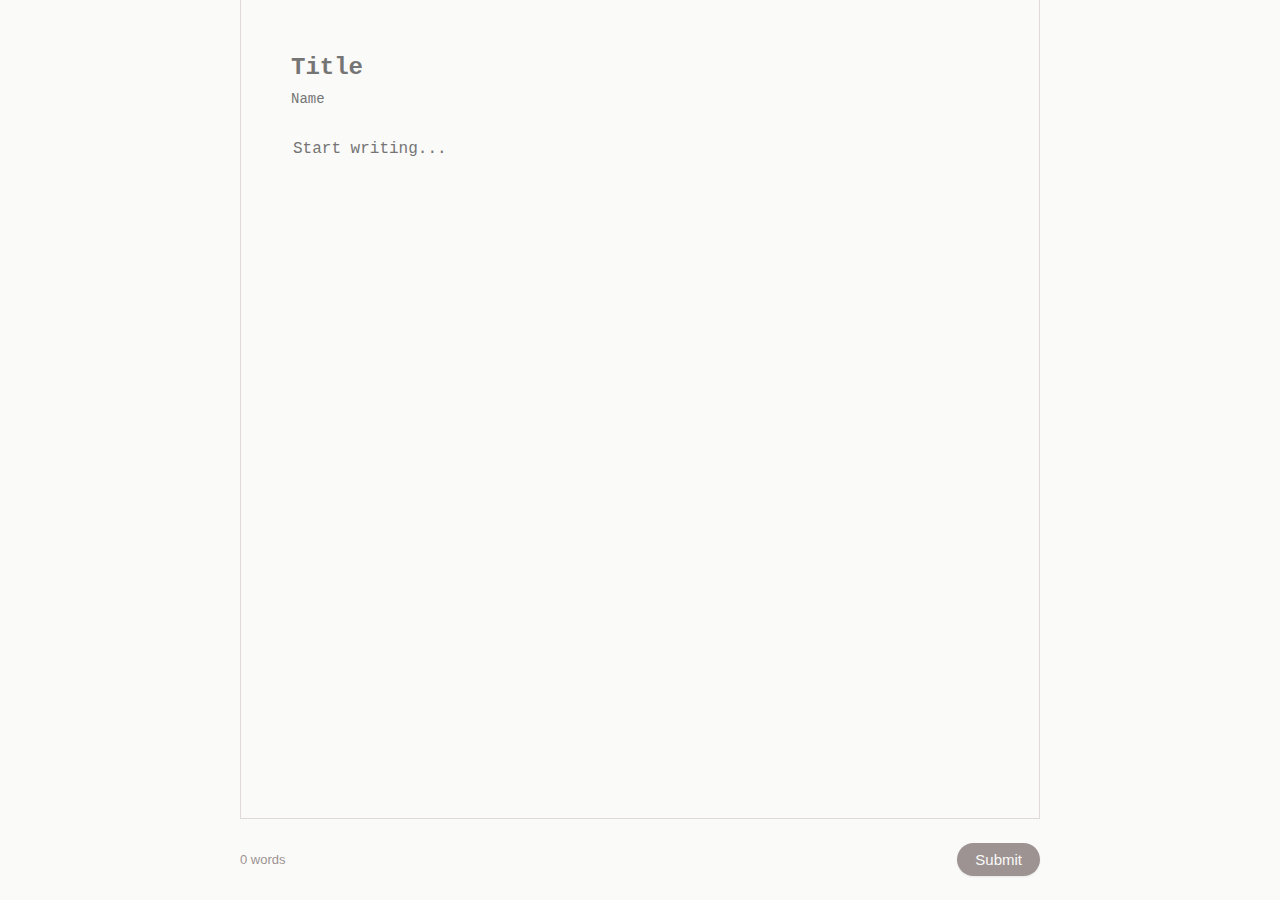
<file: index.html>
<!DOCTYPE html>
<html lang="en">
<head>
  <meta charset="UTF-8">
  <meta name="viewport" content="width=device-width, initial-scale=1.0">
  <title>Blue Book — Secure Writing</title>
  <link rel="icon" href="data:image/svg+xml,<svg xmlns=%22http://www.w3.org/2000/svg%22 viewBox=%220 0 100 100%22><text y=%22.9em%22 font-size=%2290%22>📘</text></svg>">
  <link rel="stylesheet" href="style.css">
</head>
<body>
  <div class="toolbar">
  <div id="wordCount" class="word-count">0 words</div>
  <button id="submitBtn" class="submit-btn">Submit</button>
</div>
  <main>
    <div class="meta-fields"><input type="text" id="titleInput" placeholder="Title" /><input type="text" id="nameInput" placeholder="Name" /></div><textarea id="editor" placeholder="Start writing..."></textarea>
  </main>
  <div id="toast">Paste is disabled</div>
  <script src="script.js"></script>
</body>
</html>
</file>
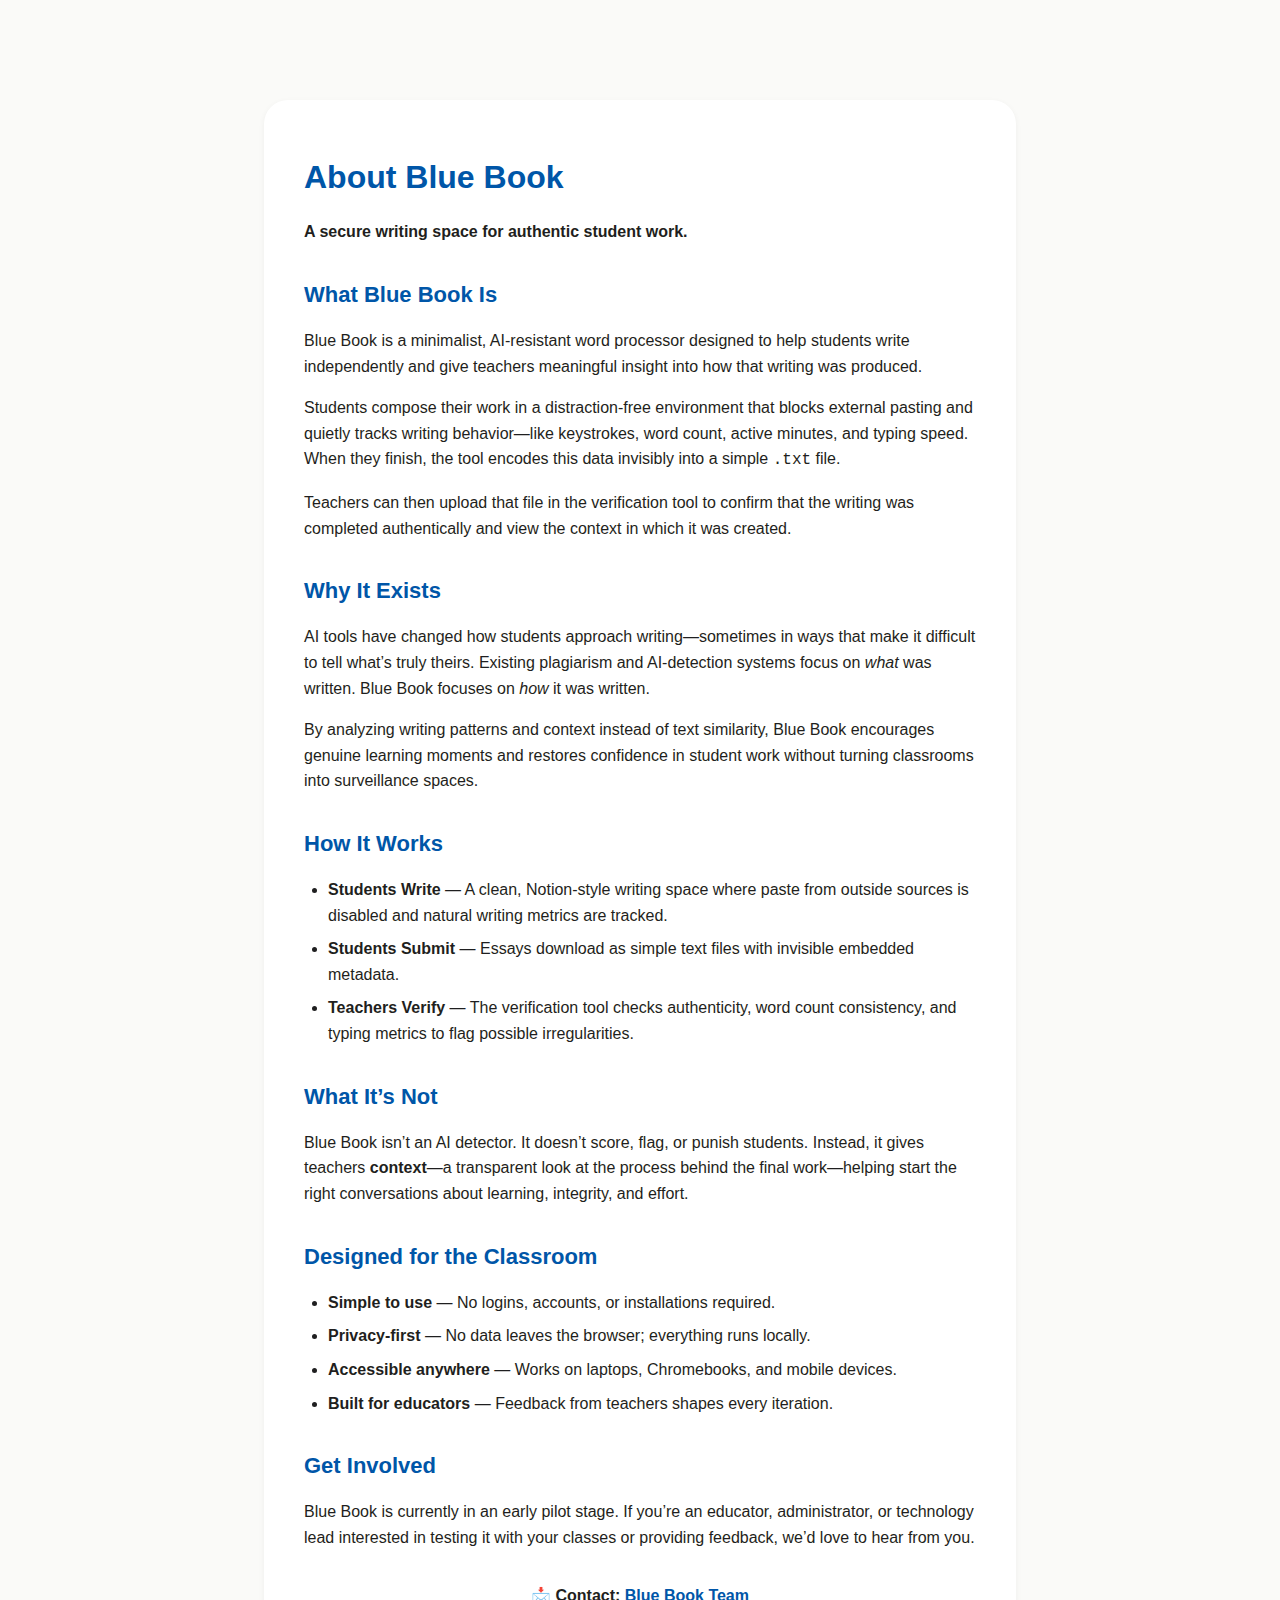
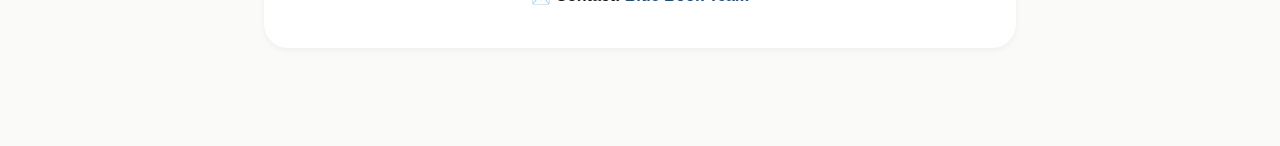
<file: about.html>
<!DOCTYPE html>
<html lang="en">
<head>
  <meta charset="UTF-8" />
  <meta name="viewport" content="width=device-width, initial-scale=1.0" />
  <title>About — Blue Book</title>
  <style>
    /* Reset + base */
    * {
      box-sizing: border-box;
      margin: 0;
      padding: 0;
    }

    html, body {
      height: auto;
      min-height: 100%;
      width: 100%;
      overflow-y: auto;
      overflow-x: hidden;
      background-color: #fafaf8;
      color: #1f1f20;
      font-family: Arial, Helvetica, sans-serif;
      line-height: 1.6;
    }

    main {
      max-width: 800px;
      margin: 0 auto;
      padding: 60px 24px 100px;
    }

    section {
      background: #ffffff;
      border-radius: 24px;
      padding: 40px;
      margin-top: 40px;
      box-shadow: 0 2px 6px rgba(0, 0, 0, 0.05);
    }

    h1, h2 {
      color: #0056A8;
      margin-bottom: 16px;
      font-weight: 700;
    }

    h1 {
      font-size: 32px;
      margin-top: 12px;
    }

    h2 {
      font-size: 22px;
      margin-top: 32px;
    }

    p {
      font-size: 16px;
      margin-bottom: 16px;
    }

    ul {
      list-style-type: disc;
      margin-left: 24px;
      margin-bottom: 16px;
    }

    li {
      margin-bottom: 8px;
    }

    .contact {
      margin-top: 32px;
      text-align: center;
    }

    a {
      color: #0056A8;
      text-decoration: none;
      font-weight: 600;
    }

    a:hover {
      text-decoration: underline;
    }

    @media (max-width: 600px) {
      main {
        padding: 32px 16px 80px;
      }

      section {
        padding: 24px 20px;
        border-radius: 16px;
        margin-top: 24px;
      }

      h1 {
        font-size: 26px;
      }

      h2 {
        font-size: 18px;
      }

      p {
        font-size: 15px;
      }
    }
  </style>
</head>
<body>
  <main>
    <section>
      <h1>About Blue Book</h1>
      <p><strong>A secure writing space for authentic student work.</strong></p>

      <h2>What Blue Book Is</h2>
      <p>
        Blue Book is a minimalist, AI-resistant word processor designed to help students
        write independently and give teachers meaningful insight into how that writing was produced.
      </p>
      <p>
        Students compose their work in a distraction-free environment that blocks external pasting
        and quietly tracks writing behavior—like keystrokes, word count, active minutes, and typing speed.
        When they finish, the tool encodes this data invisibly into a simple <code>.txt</code> file.
      </p>
      <p>
        Teachers can then upload that file in the verification tool to confirm that the writing
        was completed authentically and view the context in which it was created.
      </p>

      <h2>Why It Exists</h2>
      <p>
        AI tools have changed how students approach writing—sometimes in ways that make it difficult
        to tell what’s truly theirs. Existing plagiarism and AI-detection systems focus on
        <em>what</em> was written. Blue Book focuses on <em>how</em> it was written.
      </p>
      <p>
        By analyzing writing patterns and context instead of text similarity,
        Blue Book encourages genuine learning moments and restores confidence in student work
        without turning classrooms into surveillance spaces.
      </p>

      <h2>How It Works</h2>
      <ul>
        <li><strong>Students Write</strong> — A clean, Notion-style writing space where paste from outside sources is disabled and natural writing metrics are tracked.</li>
        <li><strong>Students Submit</strong> — Essays download as simple text files with invisible embedded metadata.</li>
        <li><strong>Teachers Verify</strong> — The verification tool checks authenticity, word count consistency, and typing metrics to flag possible irregularities.</li>
      </ul>

      <h2>What It’s Not</h2>
      <p>
        Blue Book isn’t an AI detector. It doesn’t score, flag, or punish students.
        Instead, it gives teachers <strong>context</strong>—a transparent look at the process
        behind the final work—helping start the right conversations about learning, integrity, and effort.
      </p>

      <h2>Designed for the Classroom</h2>
      <ul>
        <li><strong>Simple to use</strong> — No logins, accounts, or installations required.</li>
        <li><strong>Privacy-first</strong> — No data leaves the browser; everything runs locally.</li>
        <li><strong>Accessible anywhere</strong> — Works on laptops, Chromebooks, and mobile devices.</li>
        <li><strong>Built for educators</strong> — Feedback from teachers shapes every iteration.</li>
      </ul>

      <h2>Get Involved</h2>
      <p>
        Blue Book is currently in an early pilot stage.
        If you’re an educator, administrator, or technology lead interested in testing it with your classes
        or providing feedback, we’d love to hear from you.
      </p>

      <div class="contact">
        📩 <strong>Contact:</strong> <a href="mailto:monty.suwannukul@gmail.com">Blue Book Team</a>
      </div>
    </section>
  </main>
</body>
</html>
</file>
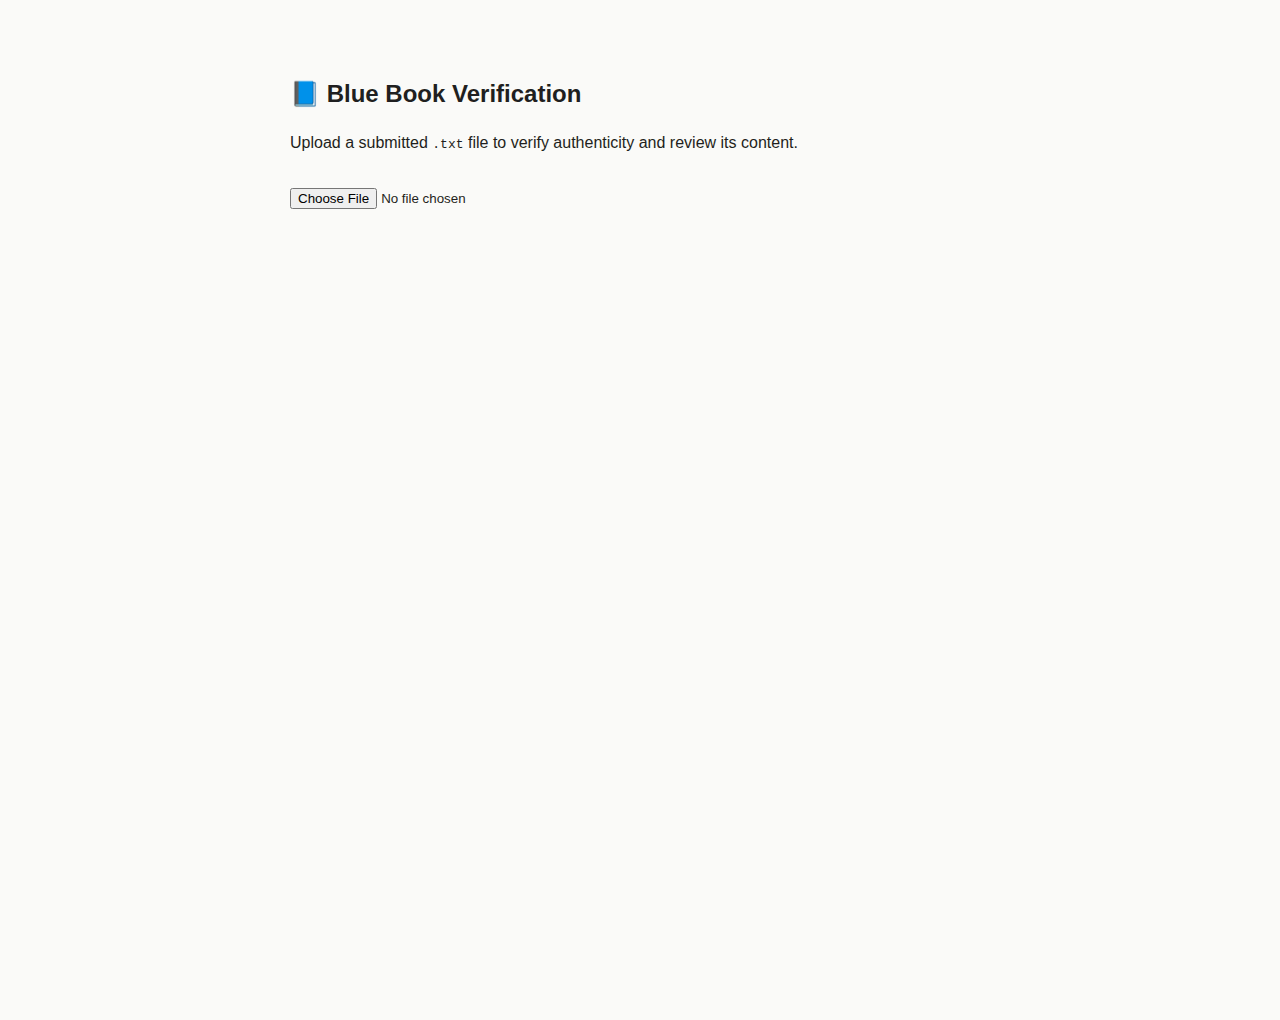
<file: verify.html>
<!DOCTYPE html>
<html lang="en">
<head>
  <meta charset="UTF-8">
  <meta name="viewport" content="width=device-width, initial-scale=1.0">
  <title>📘 Blue Book — Verify Submission</title>
  <link rel="stylesheet" href="style.css">
  <style>
    body {
      background-color: #fafaf8;
      font-family: Arial, Helvetica, sans-serif;
      color: #1f1f20;
      margin: 0;
      padding: 60px 0;
    }

    main {
      max-width: 1000px;
      margin: 0 auto;
      padding: 0 50px;
      box-sizing: border-box;
      border: 0;
    }

    h2 {
      margin-bottom: 10px;
      font-weight: 600;
    }

    .verified {
      color: #0a0;
      font-weight: bold;
    }

    .invalid {
      color: #c00;
      font-weight: bold;
    }

    .meta {
      margin-top: 10px;
      margin-bottom: 40px;
      font-size: 14px;
      line-height: 1.6;
      color: #666;
    }

    #fileInput {
      margin: 20px 0;
    }

    /* Essay container */
    .essay-box {
      border: 1px solid #E3D8D8;
      border-radius: 24px;
      background-color: transparent;
      padding: 40px;
      box-sizing: border-box;
      margin-bottom: 80px;
    }

    .essay-title {
      font-family: Menlo, Consolas, "Courier New", monospace;
      font-size: 22px;
      font-weight: 600;
      color: #1f1f20;
      margin-bottom: 4px;
    }

    .essay-author {
      font-family: Menlo, Consolas, "Courier New", monospace;
      font-size: 14px;
      color: #9D9393;
      margin-bottom: 24px;
    }

    .essay {
      font-family: Menlo, Consolas, "Courier New", monospace;
      font-size: 16px;
      line-height: 1.6;
      white-space: pre-wrap;
      word-break: break-word;
      color: #1f1f20;
    }

    .tooltip {
  position: relative;
  display: inline-block;
  cursor: pointer;
  color: #9D9393;
  font-weight: bold;
}

.tooltip .tooltiptext {
  visibility: hidden;
  width: 260px;
  background-color: #fff;
  color: #1f1f20;
  border: 1px solid #E3D8D8;
  text-align: left;
  border-radius: 8px;
  padding: 10px 12px;
  position: absolute;
  z-index: 10;
  bottom: 125%;
  left: 50%;
  transform: translateX(-50%);
  opacity: 0;
  transition: opacity 0.2s;
  font-size: 12px;
  line-height: 1.4;
  box-shadow: 0 2px 6px rgba(0,0,0,0.1);
  white-space: normal;
}

.tooltip:hover .tooltiptext {
  visibility: visible;
  opacity: 1;
}

  </style>
</head>
<body>
  <main>
    <h2>📘 Blue Book Verification</h2>
    <p>Upload a submitted <code>.txt</code> file to verify authenticity and review its content.</p>
    <input type="file" id="fileInput" accept=".txt" />
    <div id="result"></div>
  </main>
  <script src="verify.js"></script>
</body>
</html>
</file>
<file: style.css>
html, body {
  height: 100%;
  margin: 0;
}

body {
  background-color: #fafaf8;
  font-family: Arial, Helvetica, sans-serif;
  margin: 0;
  color: #222;
  display: flex;
  flex-direction: column;
}

/* --- Toolbar --- */
.toolbar {
  display: flex;
  justify-content: space-between;
  align-items: center;
  position: fixed;
  bottom: 0;
  left: 50%;
  transform: translateX(-50%);
  width: 800px; /* aligns perfectly with main content */
  padding: 24px 0;
  background: #fafaf8;
  border-top: 1px solid #E3D8D8;
  box-sizing: border-box;
  z-index: 10;
}

/* --- Word Count --- */
.word-count {
  font-size: 13px;
  color: #9D9393;
  user-select: none;
}

/* --- Submit Button --- */
.submit-btn {
  background-color: #9D9393;
  color: #FAFAF8;
  border: none;
  border-radius: 24px;
  font-size: 15px;
  font-weight: 500;
  padding: 8px 18px;
  cursor: pointer;
  transition: background-color 0.2s, transform 0.1s;
  box-shadow: 0 1px 2px rgba(0,0,0,0.08);
}

.submit-btn:hover {
  background-color: #0046d1;
}

.submit-btn:active {
  transform: translateY(1px);
}


.btn {
       /* border-radius: 24px; */
    padding: 0;
    border: 0;
    cursor: pointer;
    font-size: 17px;
    transition: background 0.2s, border 0.2s;
    background-color: #fafaf8;
    color: #9D9393;
    font-weight: bold;
}

.btn:hover {
  color: #1f1f20;
}

.btn.solid {
    color: #9D9393;
    border: 0px;
    font-weight: bold;
}

.btn.solid:hover {
  color: #0961F9;
}

main {
  display: flex;
  flex-direction: column;
  justify-content: flex-start;
  flex: 1;                /* fills remaining vertical space */
  width: 800px;           /* fixed column width */
  margin: 0 auto;         /* center horizontally */
  padding: 50px;
  box-sizing: border-box;
  border-left: 1px solid #E3D8D8;
  border-right: 1px solid #E3D8D8;
  min-height: 100vh;      /* ensure full viewport height */
  padding-bottom: 140px;  /* room for bottom toolbar */
}
textarea {
  flex: 1;
  width: 100%;
  box-sizing: border-box;

  border: none;
  resize: none;
  outline: none;
  font-size: 16px;
  line-height: 1.5;
  background: transparent;

  /* ✅ Wrapping & overflow */
  white-space: pre-wrap;
  word-break: break-word;
  overflow-wrap: anywhere;
  overflow-x: hidden;
  padding-bottom: 120px;
}


#toast {
  position: fixed;
  left: 50%;
  bottom: 90px; /* sits just above toolbar */
  transform: translateX(-50%);
  background-color: #FC64AD;
  color: white;
  font-weight: bold;
  text-align: center;
  border-radius: 32px;
  padding: 8px 24px;
  opacity: 0;
  visibility: hidden;
  transition: opacity 0.3s ease, visibility 0.3s ease;
  z-index: 999;
}

#toast.show {
  opacity: 1;
  visibility: visible;
}

/* --- Metadata Inputs --- */
.meta-fields {
  display: flex;
  flex-direction: column;
  gap: 4px;
  margin-bottom: 20px;
}

/* Title input */
#titleInput,
#nameInput,
textarea {
  font-family: Menlo, Consolas, "Courier New", monospace;
}

#titleInput {
  border: none;
  outline: none;
  background: transparent;
  width: 100%;
  font-size: 24px;
  font-weight: bold;
  color: #1f1f20;
  padding: 4px 0;
  transition: border-color 0.2s;
}

/* Name input */
#nameInput {
  border: none;
  outline: none;
  background: transparent;
  width: 100%;
  font-size: 14px;
  color: #7a7a7a;
  padding: 2px 0 8px 0;
  transition: border-color 0.2s;
}

/* Remove the ugly blue focus ring */
#titleInput:focus,
#nameInput:focus {
  outline: none;
  border-bottom: 1px solid #ddd; /* subtle hint, optional */
}

/* Optional: remove even that focus line */
#titleInput:focus,
#nameInput:focus {
  border-bottom: none;
}
</file>
